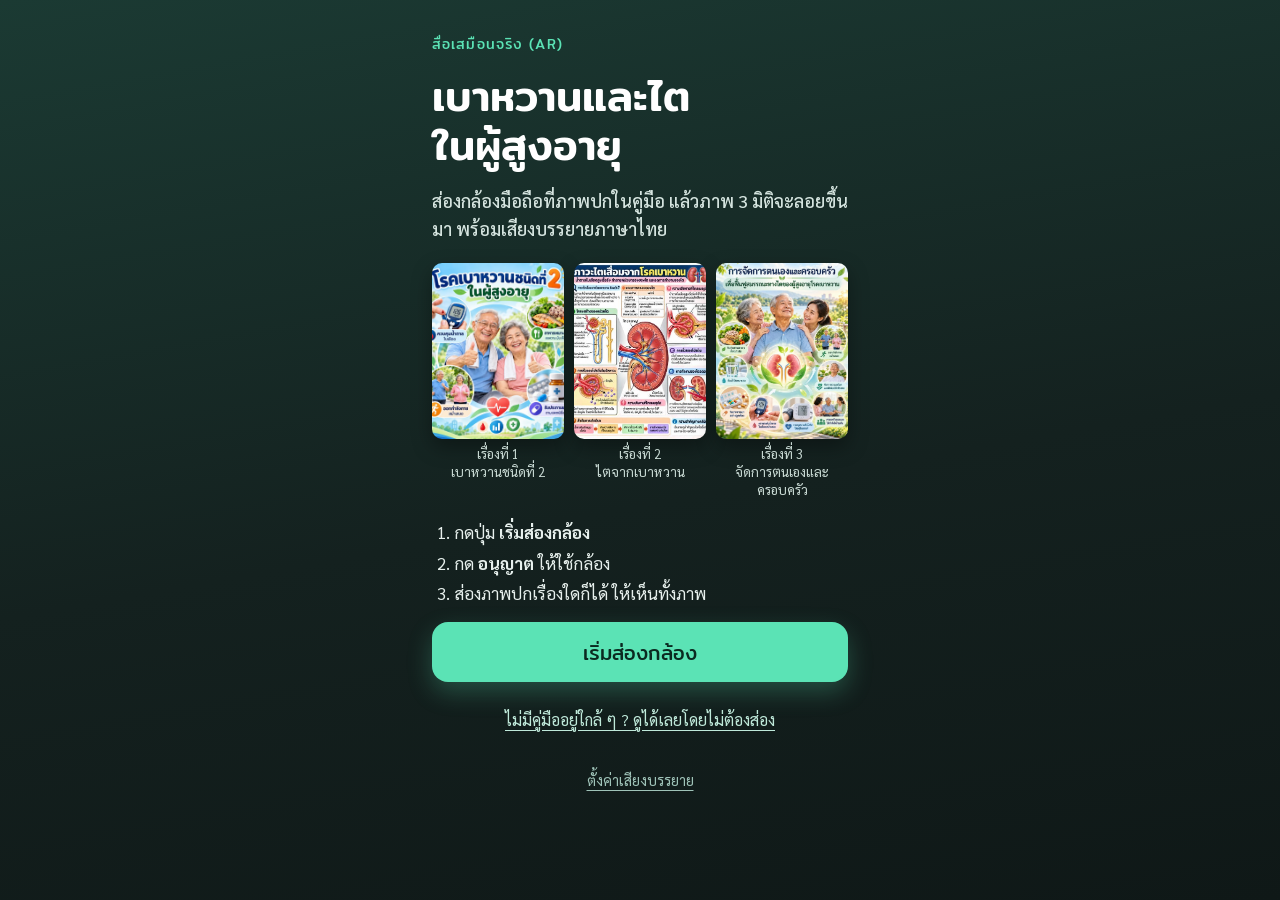
<file: index.html>
<!doctype html>
<html lang="th">
<head>
<meta charset="utf-8">
<meta name="viewport" content="width=device-width,initial-scale=1,viewport-fit=cover,user-scalable=no">
<meta name="theme-color" content="#14211F">
<title>AR เบาหวานและไต</title>
<meta name="description" content="สื่อเสมือนจริง: ส่องภาพในคู่มือด้วยกล้องมือถือ เพื่อดูภาพ 3 มิติ วิดีโอ และฟังเสียงบรรยายเรื่องเบาหวานและไตในผู้สูงอายุ">
<link rel="preconnect" href="https://fonts.googleapis.com">
<link rel="preconnect" href="https://fonts.gstatic.com" crossorigin>
<link rel="stylesheet" href="https://fonts.googleapis.com/css2?family=Mitr:wght@400;500&family=Sarabun:wght@400;500;700&display=swap">
<link rel="stylesheet" href="style.css">
<script type="importmap">
{"imports":{"three":"./lib/three/three.module.js","three/addons/":"./lib/three/addons/"}}
</script>
</head>
<body>
<div class="screen" id="screen">
  <div id="ar"></div>

  <!-- start -->
  <section class="start" id="start">
    <div class="start-in">
      <p class="eyebrow">สื่อเสมือนจริง (AR)</p>
      <h1>เบาหวานและไต<br>ในผู้สูงอายุ</h1>
      <p class="lead">ส่องกล้องมือถือที่ภาพปกในคู่มือ แล้วภาพ 3 มิติจะลอยขึ้นมา พร้อมเสียงบรรยายภาษาไทย</p>
      <div class="covers" id="covers"></div>
      <ol class="how">
        <li>กดปุ่ม <b>เริ่มส่องกล้อง</b></li>
        <li>กด <b>อนุญาต</b> ให้ใช้กล้อง</li>
        <li>ส่องภาพปกเรื่องใดก็ได้ ให้เห็นทั้งภาพ</li>
      </ol>
      <button class="big" id="go" type="button">เริ่มส่องกล้อง</button>
      <button class="link" id="noCam" type="button">ไม่มีคู่มืออยู่ใกล้ ๆ ? ดูได้เลยโดยไม่ต้องส่อง</button>
      <p class="err" id="startErr" hidden></p>
      <button class="link small" id="openSet1" type="button">ตั้งค่าเสียงบรรยาย</button>
    </div>
  </section>

  <!-- choose a topic without a book -->
  <section class="picker" id="picker" hidden>
    <div class="picker-in">
      <h2>เลือกเรื่องที่ต้องการดู</h2>
      <div id="pickList" class="pick-list"></div>
      <button class="link" id="pickClose" type="button">ปิด</button>
    </div>
  </section>

  <!-- scanning HUD -->
  <div class="idle" id="idle" hidden>
    <div class="reticle"><i></i><i></i><i></i><i></i></div>
    <div class="msg" id="idleMsg">ส่องภาพปกในคู่มือ<br>ให้เห็นทั้งภาพ</div>
    <div class="thumbs" id="thumbs"></div>
    <button class="ghost" id="idlePick" type="button">ไม่มีคู่มือ? เลือกเรื่องเพื่อดูได้เลย</button>
  </div>

  <div class="flash"></div>
  <div class="topbar" id="topbar" hidden>
    <button class="hudbtn" id="back" type="button"><svg viewBox="0 0 24 24" fill="none" stroke="currentColor" stroke-width="2.4" stroke-linecap="round"><path d="M15 5l-7 7 7 7"/></svg>เปลี่ยนเรื่อง</button>
    <div class="hudgrp">
      <button class="hudbtn icon" id="openSet2" type="button" aria-label="ตั้งค่าเสียง"><svg viewBox="0 0 24 24" fill="none" stroke="currentColor" stroke-width="2" stroke-linecap="round" stroke-linejoin="round"><circle cx="12" cy="12" r="3"/><path d="M19.4 15a1.7 1.7 0 0 0 .3 1.8l.1.1a2 2 0 1 1-2.8 2.8l-.1-.1a1.7 1.7 0 0 0-1.8-.3 1.7 1.7 0 0 0-1 1.5V21a2 2 0 1 1-4 0v-.1a1.7 1.7 0 0 0-1.1-1.5 1.7 1.7 0 0 0-1.8.3l-.1.1a2 2 0 1 1-2.8-2.8l.1-.1a1.7 1.7 0 0 0 .3-1.8 1.7 1.7 0 0 0-1.5-1H3a2 2 0 1 1 0-4h.1a1.7 1.7 0 0 0 1.5-1.1 1.7 1.7 0 0 0-.3-1.8l-.1-.1a2 2 0 1 1 2.8-2.8l.1.1a1.7 1.7 0 0 0 1.8.3H9a1.7 1.7 0 0 0 1-1.5V3a2 2 0 1 1 4 0v.1a1.7 1.7 0 0 0 1 1.5 1.7 1.7 0 0 0 1.8-.3l.1-.1a2 2 0 1 1 2.8 2.8l-.1.1a1.7 1.7 0 0 0-.3 1.8V9a1.7 1.7 0 0 0 1.5 1H21a2 2 0 1 1 0 4h-.1a1.7 1.7 0 0 0-1.5 1z"/></svg></button>
      <button class="hudbtn" id="mute" type="button" aria-pressed="false"><svg id="muteIco" viewBox="0 0 24 24" fill="none" stroke="currentColor" stroke-width="2.2" stroke-linecap="round" stroke-linejoin="round"></svg><span id="muteTxt">เสียงเปิด</span></button>
    </div>
  </div>
  <div class="found-tag" id="foundTag"></div>
  <div class="float-chip" id="floatChip" hidden>ภาพยังอยู่ ดูต่อได้โดยไม่ต้องส่อง</div>
  <div class="hint" id="hint"><svg viewBox="0 0 24 24" fill="none" stroke="currentColor" stroke-width="2" stroke-linecap="round" stroke-linejoin="round"><path d="M9 11V5.5a1.5 1.5 0 0 1 3 0V11"/><path d="M12 10.5V4a1.5 1.5 0 0 1 3 0v6.5"/><path d="M15 10.5V6a1.5 1.5 0 0 1 3 0v8a6 6 0 0 1-6 6h-1a6 6 0 0 1-5-2.7L3.6 13.6a1.6 1.6 0 0 1 2.6-1.8L9 15V8a1.5 1.5 0 0 1 3 0"/></svg>ใช้นิ้วลากที่ภาพเพื่อหมุน</div>

  <!-- 3D exercise demo controls -->
  <div class="vui" id="vui" hidden>
    <div class="vtop"><span class="vchip">วิดีโอ</span><span class="vtitle" id="vTitle"></span><button class="hudbtn" id="vClose" type="button"><svg viewBox="0 0 24 24" fill="none" stroke="currentColor" stroke-width="2.4" stroke-linecap="round"><path d="M6 6l12 12M18 6L6 18"/></svg>ปิด</button></div>
    <div class="vcount" id="vCount" hidden><div><b id="vCountN">1</b><span>จาก <em id="vCountOf">8</em> ครั้ง</span></div></div>
    <div class="vbot"><div class="vprog" id="vProg"></div>
      <div class="vctl">
        <button class="vbtn" id="vPrev" type="button" aria-label="ท่าก่อนหน้า"><svg viewBox="0 0 24 24" fill="currentColor"><path d="M6 5h2v14H6zM20 6.2v11.6a1 1 0 0 1-1.5.86L9.6 13.1a1.3 1.3 0 0 1 0-2.2l8.9-5.56A1 1 0 0 1 20 6.2z"/></svg></button>
        <button class="vbtn main" id="vPlay" type="button" aria-label="หยุดชั่วคราว"><svg id="vPlayIco" viewBox="0 0 24 24" fill="currentColor"></svg></button>
        <button class="vbtn" id="vNext" type="button" aria-label="ท่าถัดไป"><svg viewBox="0 0 24 24" fill="currentColor"><path d="M16 5h2v14h-2zM4 6.2v11.6a1 1 0 0 0 1.5.86l8.9-5.56a1.3 1.3 0 0 0 0-2.2L5.5 5.34A1 1 0 0 0 4 6.2z"/></svg></button>
      </div></div>
  </div>

  <!-- real exercise video (used when media/exercise.mp4 exists) -->
  <div class="realvid" id="realVid" hidden>
    <div class="vtop"><span class="vchip">วิดีโอ</span><span class="vtitle">ท่าออกกำลังกายสำหรับผู้สูงอายุ</span><button class="hudbtn" id="rvClose" type="button"><svg viewBox="0 0 24 24" fill="none" stroke="currentColor" stroke-width="2.4" stroke-linecap="round"><path d="M6 6l12 12M18 6L6 18"/></svg>ปิด</button></div>
    <video id="rv" playsinline controls preload="none"></video>
  </div>

  <div class="caption" id="caption"><span id="capTxt"></span></div>
  <div class="toast" id="toast" role="status"></div>

  <div class="sheet" id="sheet">
    <button class="grab" id="grab" type="button" aria-label="ขยายหรือย่อเนื้อหา"><i></i><span id="grabTxt">แตะเพื่ออ่านเนื้อหา</span></button>
    <div class="sh-head">
      <div class="sh-title" id="shTitle"></div>
      <div class="player">
        <button class="pbtn" id="replay" type="button" aria-label="ฟังหัวข้อนี้อีกครั้ง"><svg viewBox="0 0 24 24" fill="none" stroke="currentColor" stroke-width="2.2" stroke-linecap="round" stroke-linejoin="round"><path d="M3 12a9 9 0 1 0 3-6.7"/><path d="M3 4v5h5"/></svg></button>
        <button class="pbtn main" id="pp" type="button" aria-label="เล่นเสียงบรรยาย"><svg id="ppIco" viewBox="0 0 24 24" fill="currentColor"></svg></button>
      </div>
    </div>
    <div class="prog"><i id="prog"></i></div>
    <div class="tabs" id="tabs" role="tablist"></div>
    <div class="sh-body" id="shBody"></div>
  </div>

  <!-- settings -->
  <section class="settings" id="settings" hidden>
    <div class="set-in">
      <h2>ตั้งค่าเสียงบรรยาย</h2>
      <label class="opt"><input type="radio" name="voice" id="v-auto" value="auto" checked><span>อัตโนมัติ (แนะนำ)<small>ใช้เสียงผู้หญิงภาษาไทยของเครื่องเมื่อมี ถ้าไม่มีจะใช้เสียงที่บันทึกไว้</small></span></label>
      <label class="opt"><input type="radio" name="voice" id="v-dev" value="dev"><span>เสียงผู้หญิงภาษาไทยของเครื่อง<small>นุ่มและเป็นธรรมชาติ ใช้ได้ใน iPhone, Android และ Microsoft Edge</small></span></label>
      <label class="opt"><input type="radio" name="voice" id="v-rec" value="rec"><span>เสียงที่บันทึกไว้<small>ใช้ได้ทุกเครื่อง</small></span></label>
      <label class="opt"><input type="checkbox" id="autoNext" checked><span>เล่นต่อเนื่องทุกหัวข้อ<small>อ่านจบหัวข้อหนึ่งแล้วไปหัวข้อถัดไปเอง</small></span></label>
      <p class="small" id="voiceNow"></p>
      <button class="big" id="setClose" type="button">ตกลง</button>
    </div>
  </section>
</div>

<noscript><p style="padding:24px;font:18px sans-serif">กรุณาเปิดใช้ JavaScript ในเบราว์เซอร์ เพื่อใช้งานสื่อนี้</p></noscript>
<script type="module" src="app.js"></script>
</body>
</html>
</file>
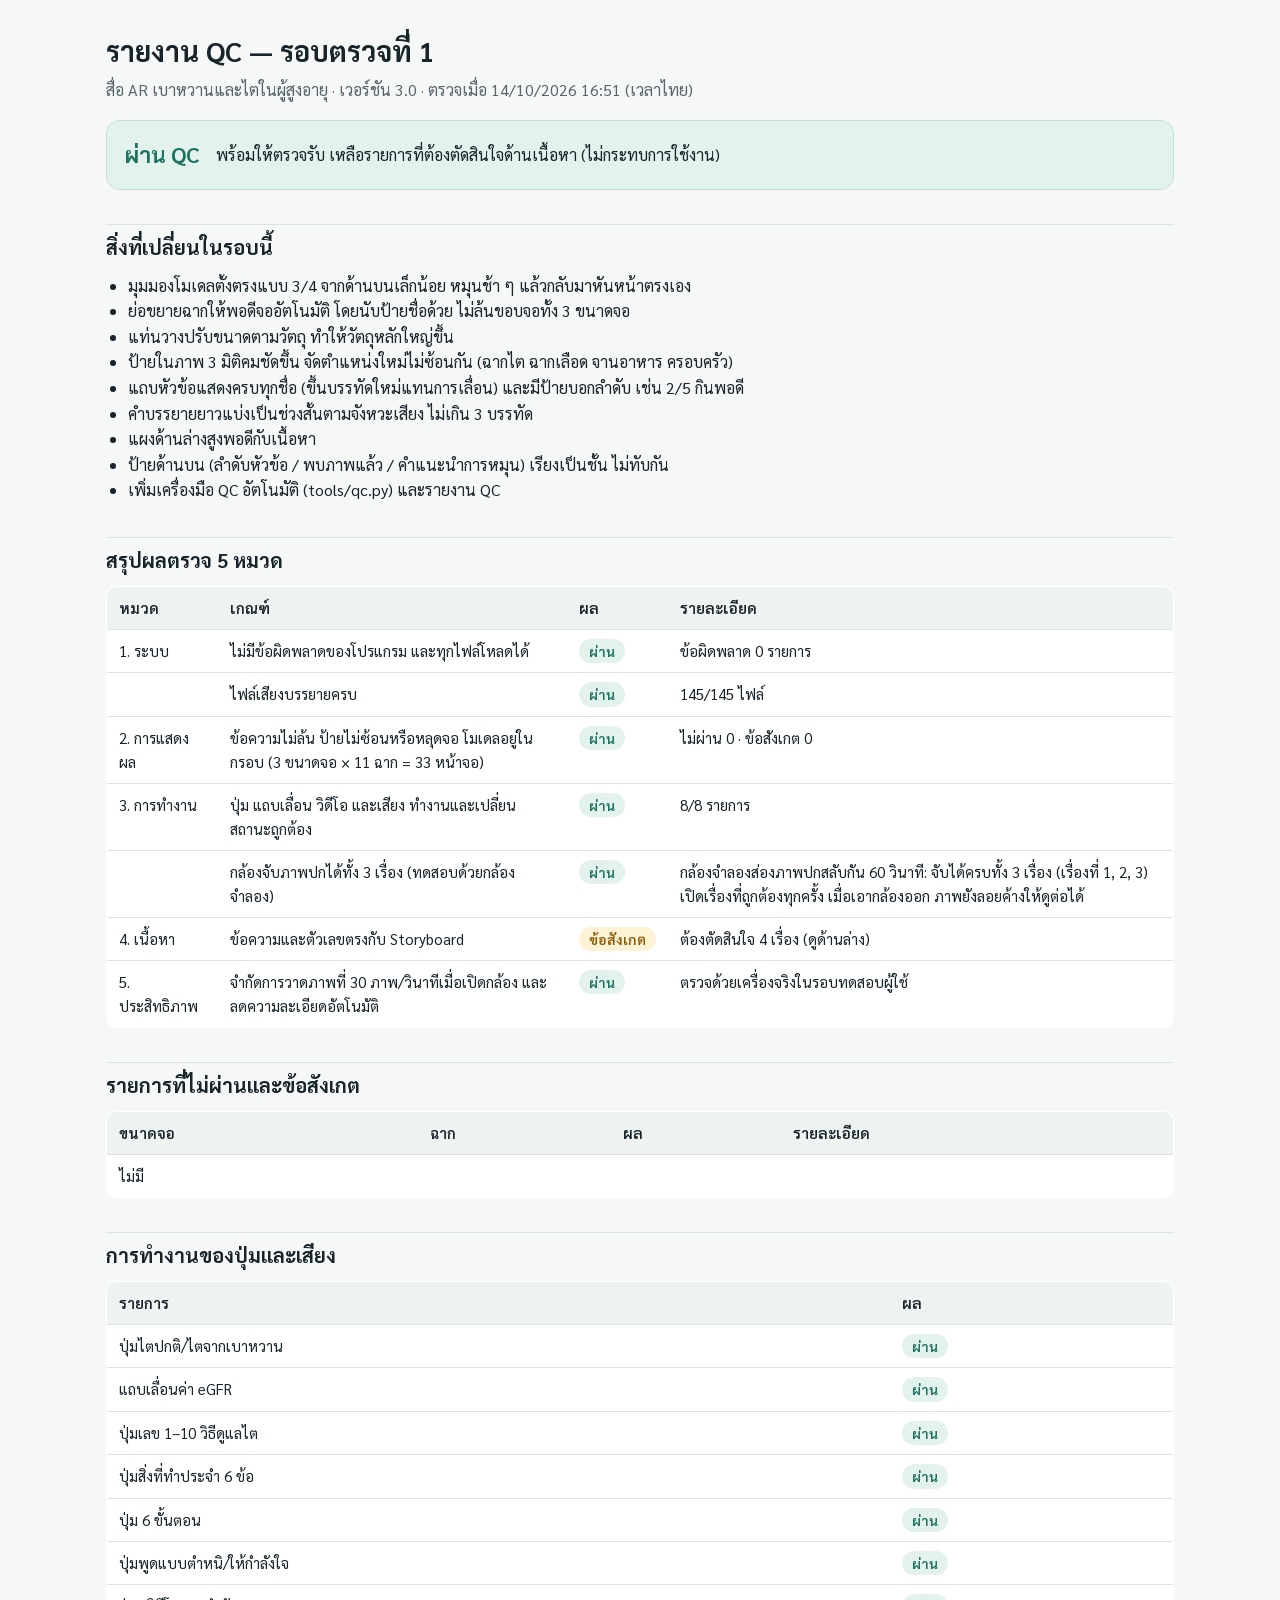
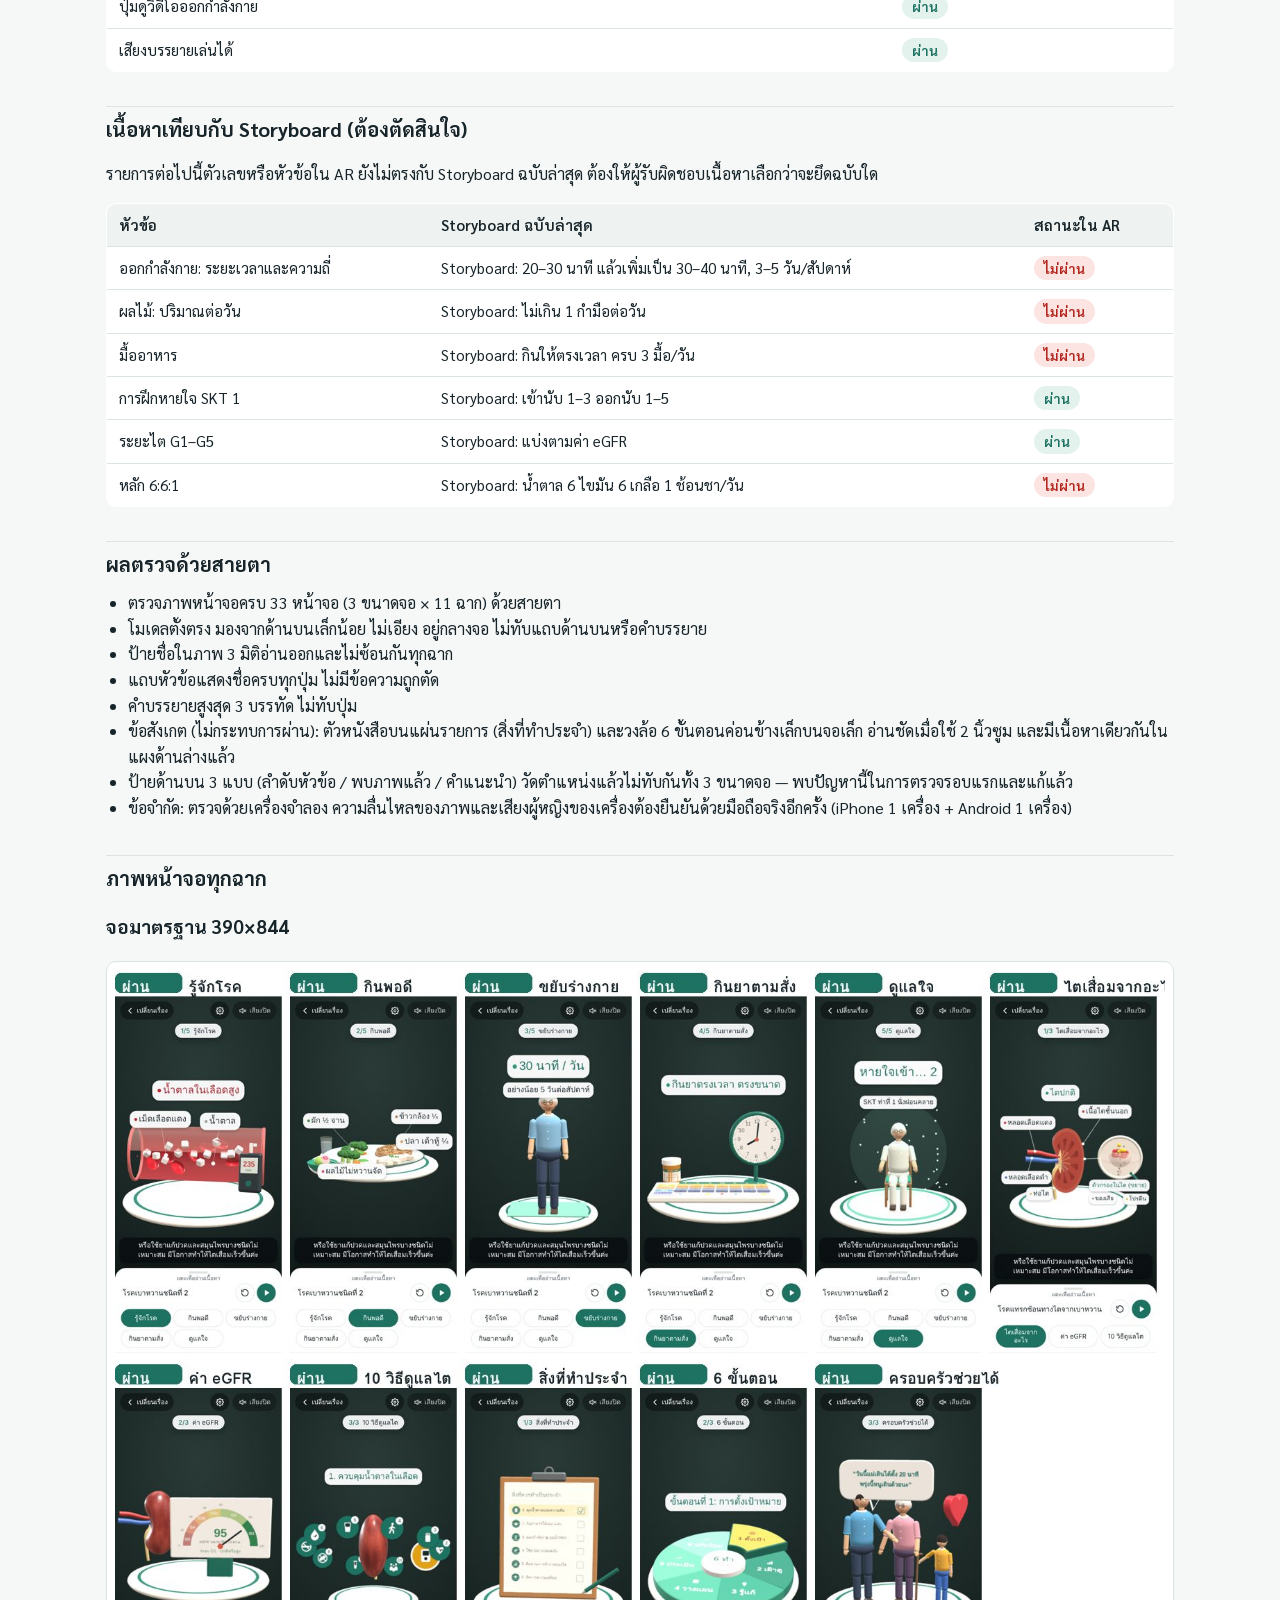
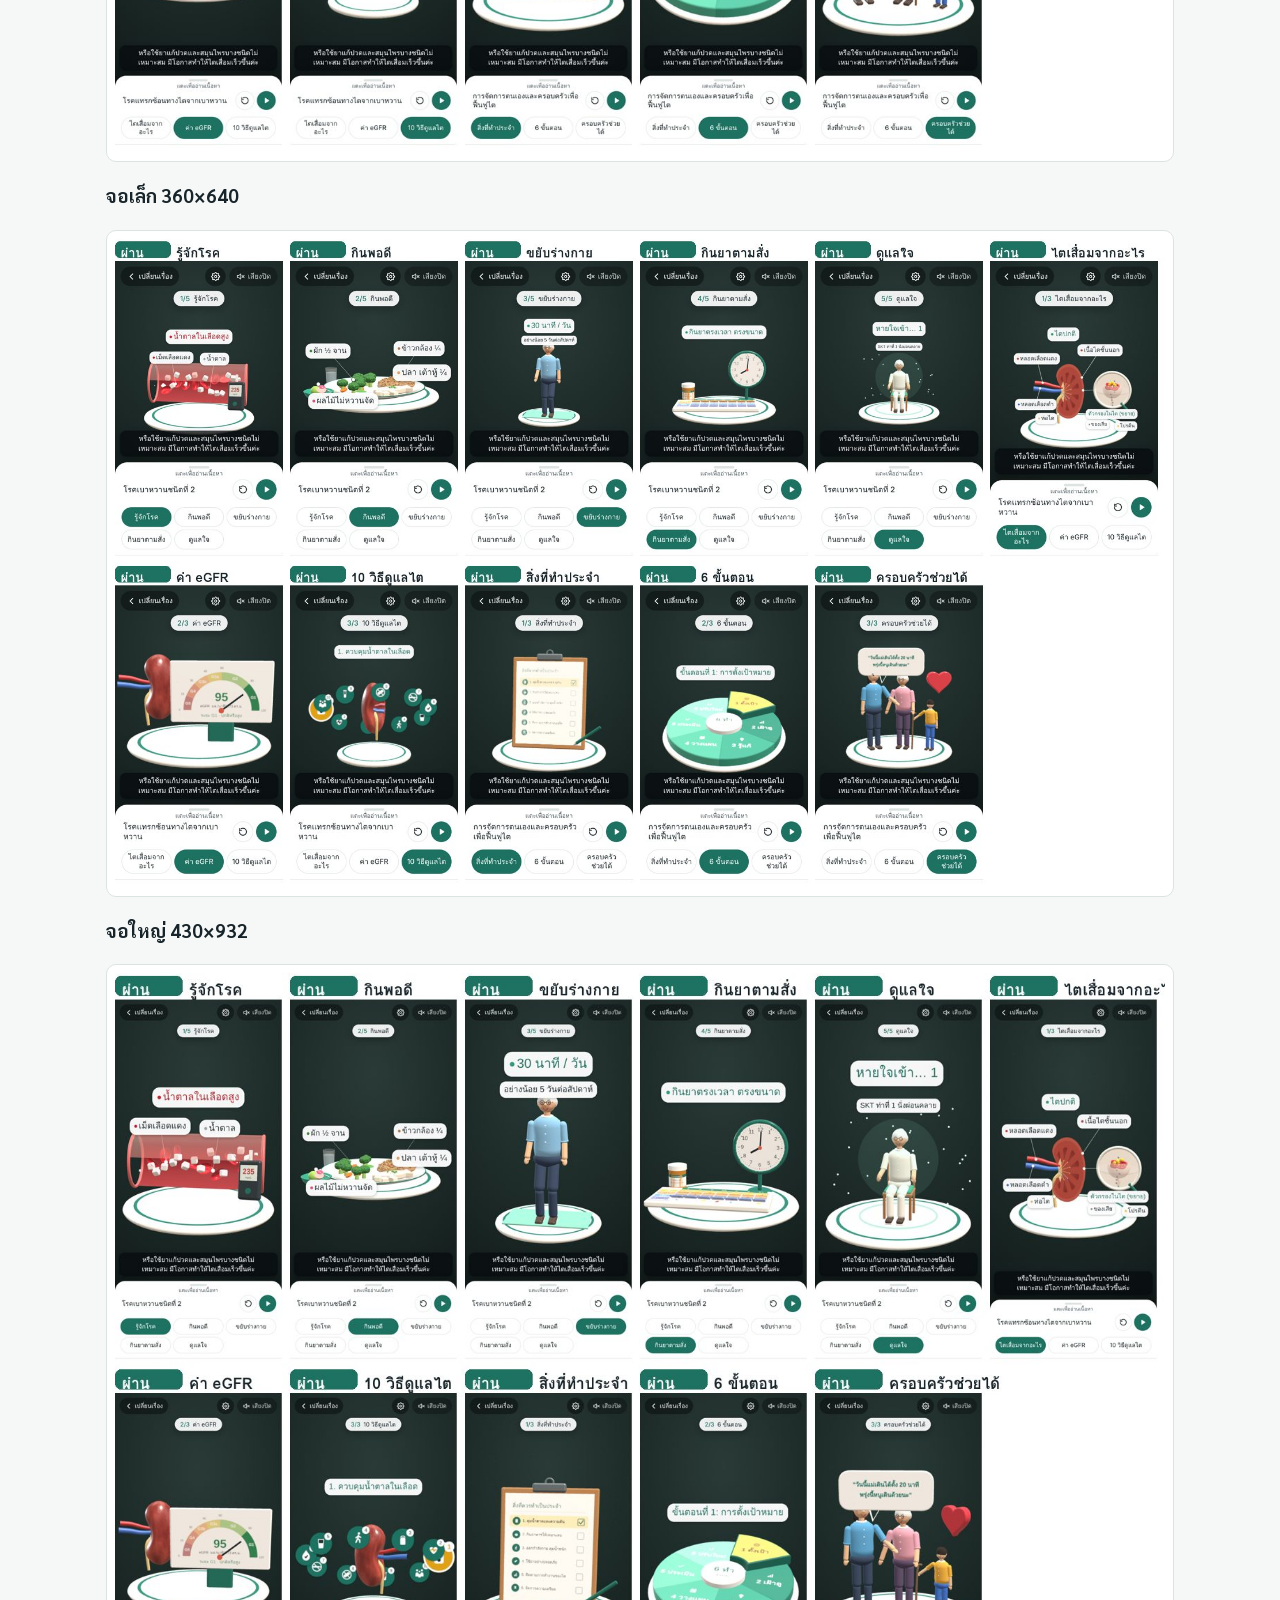
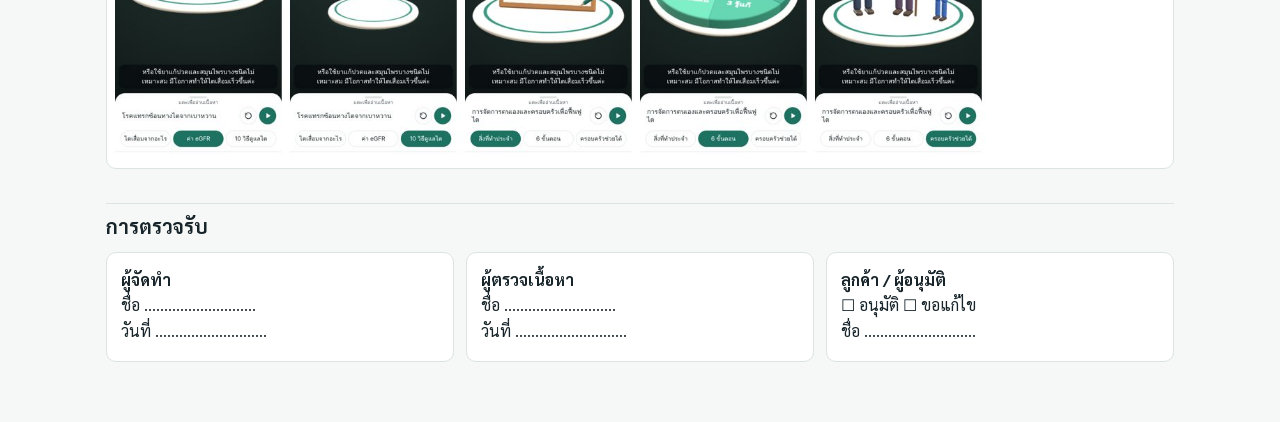
<file: preview/qc/round-1/index.html>
<!doctype html><html lang="th"><head><meta charset="utf-8"><meta name="viewport" content="width=device-width,initial-scale=1">
<title>QC รอบตรวจที่ 1 · AR เบาหวานและไต</title>
<link rel="stylesheet" href="https://fonts.googleapis.com/css2?family=Sarabun:wght@400;600;700&display=swap">
<style>
:root{--ink:#17242A;--muted:#55656A;--line:#DCE4E1;--ok:#1D7262;--okbg:#E3F2EC;--warn:#8A5A00;--warnbg:#FDF1D6;--fail:#B3261E;--failbg:#FBE4E2;--bg:#F6F8F7}
*{box-sizing:border-box}body{margin:0;background:var(--bg);color:var(--ink);font:16px/1.6 Sarabun,"Leelawadee UI",Thonburi,sans-serif}
main{max-width:1100px;margin:0 auto;padding:28px 16px 60px}
h1{font-size:28px;margin:0 0 4px}h2{font-size:20px;margin:34px 0 10px;padding-top:6px;border-top:1px solid var(--line)}
.meta{color:var(--muted);margin:0 0 18px}
.gate{display:flex;gap:16px;align-items:center;padding:16px 18px;border-radius:14px;background:var(--okbg);border:1px solid #BFE0D3}
.gate b{font-size:22px;color:var(--ok)}
table{width:100%;border-collapse:collapse;background:#fff;border:1px solid var(--line);border-radius:10px;overflow:hidden;font-size:15px}
th,td{text-align:left;padding:9px 12px;border-bottom:1px solid var(--line);vertical-align:top}th{background:#EEF3F1;font-weight:600}
.b{display:inline-block;padding:1px 10px;border-radius:999px;font-weight:600;font-size:14px;white-space:nowrap}
.ok{background:var(--okbg);color:var(--ok)}.warn{background:var(--warnbg);color:var(--warn)}.fail{background:var(--failbg);color:var(--fail)}
.sheet{overflow-x:auto;background:#fff;border:1px solid var(--line);border-radius:10px;padding:8px}.sheet img{display:block;width:100%;min-width:760px;height:auto}
ul{margin:6px 0;padding-left:22px}.sign{display:grid;grid-template-columns:repeat(auto-fit,minmax(240px,1fr));gap:12px}
.sign div{background:#fff;border:1px solid var(--line);border-radius:10px;padding:14px;min-height:110px}
.tbl{overflow-x:auto}
@media print{body{background:#fff}h2{break-before:auto}.sheet{break-inside:avoid}}
</style></head><body><main>
<h1>รายงาน QC — รอบตรวจที่ 1</h1>
<p class="meta">สื่อ AR เบาหวานและไตในผู้สูงอายุ · เวอร์ชัน 3.0 · ตรวจเมื่อ 14/10/2026 16:51 (เวลาไทย)</p>
<div class="gate"><b>ผ่าน QC</b><span>พร้อมให้ตรวจรับ เหลือรายการที่ต้องตัดสินใจด้านเนื้อหา (ไม่กระทบการใช้งาน)</span></div>
<h2>สิ่งที่เปลี่ยนในรอบนี้</h2><ul><li>มุมมองโมเดลตั้งตรงแบบ 3/4 จากด้านบนเล็กน้อย หมุนช้า ๆ แล้วกลับมาหันหน้าตรงเอง</li><li>ย่อขยายฉากให้พอดีจออัตโนมัติ โดยนับป้ายชื่อด้วย ไม่ล้นขอบจอทั้ง 3 ขนาดจอ</li><li>แท่นวางปรับขนาดตามวัตถุ ทำให้วัตถุหลักใหญ่ขึ้น</li><li>ป้ายในภาพ 3 มิติคมชัดขึ้น จัดตำแหน่งใหม่ไม่ซ้อนกัน (ฉากไต ฉากเลือด จานอาหาร ครอบครัว)</li><li>แถบหัวข้อแสดงครบทุกชื่อ (ขึ้นบรรทัดใหม่แทนการเลื่อน) และมีป้ายบอกลำดับ เช่น 2/5 กินพอดี</li><li>คำบรรยายยาวแบ่งเป็นช่วงสั้นตามจังหวะเสียง ไม่เกิน 3 บรรทัด</li><li>แผงด้านล่างสูงพอดีกับเนื้อหา</li><li>ป้ายด้านบน (ลำดับหัวข้อ / พบภาพแล้ว / คำแนะนำการหมุน) เรียงเป็นชั้น ไม่ทับกัน</li><li>เพิ่มเครื่องมือ QC อัตโนมัติ (tools/qc.py) และรายงาน QC</li></ul>
<h2>สรุปผลตรวจ 5 หมวด</h2><div class="tbl"><table><tr><th>หมวด</th><th>เกณฑ์</th><th>ผล</th><th>รายละเอียด</th></tr>
<tr><td>1. ระบบ</td><td>ไม่มีข้อผิดพลาดของโปรแกรม และทุกไฟล์โหลดได้</td><td><span class="b ok">ผ่าน</span></td><td>ข้อผิดพลาด 0 รายการ</td></tr><tr><td></td><td>ไฟล์เสียงบรรยายครบ</td><td><span class="b ok">ผ่าน</span></td><td>145/145 ไฟล์</td></tr><tr><td>2. การแสดงผล</td><td>ข้อความไม่ล้น ป้ายไม่ซ้อนหรือหลุดจอ โมเดลอยู่ในกรอบ (3 ขนาดจอ × 11 ฉาก = 33 หน้าจอ)</td><td><span class="b ok">ผ่าน</span></td><td>ไม่ผ่าน 0 · ข้อสังเกต 0</td></tr><tr><td>3. การทำงาน</td><td>ปุ่ม แถบเลื่อน วิดีโอ และเสียง ทำงานและเปลี่ยนสถานะถูกต้อง</td><td><span class="b ok">ผ่าน</span></td><td>8/8 รายการ</td></tr><tr><td></td><td>กล้องจับภาพปกได้ทั้ง 3 เรื่อง (ทดสอบด้วยกล้องจำลอง)</td><td><span class="b ok">ผ่าน</span></td><td>กล้องจำลองส่องภาพปกสลับกัน 60 วินาที: จับได้ครบทั้ง 3 เรื่อง (เรื่องที่ 1, 2, 3) เปิดเรื่องที่ถูกต้องทุกครั้ง เมื่อเอากล้องออก ภาพยังลอยค้างให้ดูต่อได้</td></tr><tr><td>4. เนื้อหา</td><td>ข้อความและตัวเลขตรงกับ Storyboard</td><td><span class="b warn">ข้อสังเกต</span></td><td>ต้องตัดสินใจ 4 เรื่อง (ดูด้านล่าง)</td></tr><tr><td>5. ประสิทธิภาพ</td><td>จำกัดการวาดภาพที่ 30 ภาพ/วินาทีเมื่อเปิดกล้อง และลดความละเอียดอัตโนมัติ</td><td><span class="b ok">ผ่าน</span></td><td>ตรวจด้วยเครื่องจริงในรอบทดสอบผู้ใช้</td></tr></table></div>
<h2>รายการที่ไม่ผ่านและข้อสังเกต</h2><div class="tbl"><table><tr><th>ขนาดจอ</th><th>ฉาก</th><th>ผล</th><th>รายละเอียด</th></tr><tr><td colspan="4">ไม่มี</td></tr></table></div>
<h2>การทำงานของปุ่มและเสียง</h2><div class="tbl"><table><tr><th>รายการ</th><th>ผล</th></tr><tr><td>ปุ่มไตปกติ/ไตจากเบาหวาน</td><td><span class="b ok">ผ่าน</span></td></tr><tr><td>แถบเลื่อนค่า eGFR</td><td><span class="b ok">ผ่าน</span></td></tr><tr><td>ปุ่มเลข 1–10 วิธีดูแลไต</td><td><span class="b ok">ผ่าน</span></td></tr><tr><td>ปุ่มสิ่งที่ทำประจำ 6 ข้อ</td><td><span class="b ok">ผ่าน</span></td></tr><tr><td>ปุ่ม 6 ขั้นตอน</td><td><span class="b ok">ผ่าน</span></td></tr><tr><td>ปุ่มพูดแบบตำหนิ/ให้กำลังใจ</td><td><span class="b ok">ผ่าน</span></td></tr><tr><td>ปุ่มดูวิดีโอออกกำลังกาย</td><td><span class="b ok">ผ่าน</span></td></tr><tr><td>เสียงบรรยายเล่นได้</td><td><span class="b ok">ผ่าน</span></td></tr></table></div>
<h2>เนื้อหาเทียบกับ Storyboard (ต้องตัดสินใจ)</h2>
<p>รายการต่อไปนี้ตัวเลขหรือหัวข้อใน AR ยังไม่ตรงกับ Storyboard ฉบับล่าสุด ต้องให้ผู้รับผิดชอบเนื้อหาเลือกว่าจะยึดฉบับใด</p>
<div class="tbl"><table><tr><th>หัวข้อ</th><th>Storyboard ฉบับล่าสุด</th><th>สถานะใน AR</th></tr><tr><td>ออกกำลังกาย: ระยะเวลาและความถี่</td><td>Storyboard: 20–30 นาที แล้วเพิ่มเป็น 30–40 นาที, 3–5 วัน/สัปดาห์</td><td><span class="b fail">ไม่ผ่าน</span></td></tr><tr><td>ผลไม้: ปริมาณต่อวัน</td><td>Storyboard: ไม่เกิน 1 กำมือต่อวัน</td><td><span class="b fail">ไม่ผ่าน</span></td></tr><tr><td>มื้ออาหาร</td><td>Storyboard: กินให้ตรงเวลา ครบ 3 มื้อ/วัน</td><td><span class="b fail">ไม่ผ่าน</span></td></tr><tr><td>การฝึกหายใจ SKT 1</td><td>Storyboard: เข้านับ 1–3 ออกนับ 1–5</td><td><span class="b ok">ผ่าน</span></td></tr><tr><td>ระยะไต G1–G5</td><td>Storyboard: แบ่งตามค่า eGFR</td><td><span class="b ok">ผ่าน</span></td></tr><tr><td>หลัก 6:6:1</td><td>Storyboard: น้ำตาล 6 ไขมัน 6 เกลือ 1 ช้อนชา/วัน</td><td><span class="b fail">ไม่ผ่าน</span></td></tr></table></div>
<h2>ผลตรวจด้วยสายตา</h2><ul><li>ตรวจภาพหน้าจอครบ 33 หน้าจอ (3 ขนาดจอ × 11 ฉาก) ด้วยสายตา</li><li>โมเดลตั้งตรง มองจากด้านบนเล็กน้อย ไม่เอียง อยู่กลางจอ ไม่ทับแถบด้านบนหรือคำบรรยาย</li><li>ป้ายชื่อในภาพ 3 มิติอ่านออกและไม่ซ้อนกันทุกฉาก</li><li>แถบหัวข้อแสดงชื่อครบทุกปุ่ม ไม่มีข้อความถูกตัด</li><li>คำบรรยายสูงสุด 3 บรรทัด ไม่ทับปุ่ม</li><li>ข้อสังเกต (ไม่กระทบการผ่าน): ตัวหนังสือบนแผ่นรายการ (สิ่งที่ทำประจำ) และวงล้อ 6 ขั้นตอนค่อนข้างเล็กบนจอเล็ก อ่านชัดเมื่อใช้ 2 นิ้วซูม และมีเนื้อหาเดียวกันในแผงด้านล่างแล้ว</li><li>ป้ายด้านบน 3 แบบ (ลำดับหัวข้อ / พบภาพแล้ว / คำแนะนำ) วัดตำแหน่งแล้วไม่ทับกันทั้ง 3 ขนาดจอ — พบปัญหานี้ในการตรวจรอบแรกและแก้แล้ว</li><li>ข้อจำกัด: ตรวจด้วยเครื่องจำลอง ความลื่นไหลของภาพและเสียงผู้หญิงของเครื่องต้องยืนยันด้วยมือถือจริงอีกครั้ง (iPhone 1 เครื่อง + Android 1 เครื่อง)</li></ul>
<h2>ภาพหน้าจอทุกฉาก</h2>
<h3>จอมาตรฐาน 390×844</h3><div class="sheet"><img src="standard.jpg" alt="ภาพหน้าจอ จอมาตรฐาน 390×844" loading="lazy"></div><h3>จอเล็ก 360×640</h3><div class="sheet"><img src="small.jpg" alt="ภาพหน้าจอ จอเล็ก 360×640" loading="lazy"></div><h3>จอใหญ่ 430×932</h3><div class="sheet"><img src="large.jpg" alt="ภาพหน้าจอ จอใหญ่ 430×932" loading="lazy"></div>
<h2>การตรวจรับ</h2><div class="sign"><div><b>ผู้จัดทำ</b><br>ชื่อ ............................<br>วันที่ ............................</div><div><b>ผู้ตรวจเนื้อหา</b><br>ชื่อ ............................<br>วันที่ ............................</div><div><b>ลูกค้า / ผู้อนุมัติ</b><br>☐ อนุมัติ ☐ ขอแก้ไข<br>ชื่อ ............................</div></div>
</main></body></html>
</file>
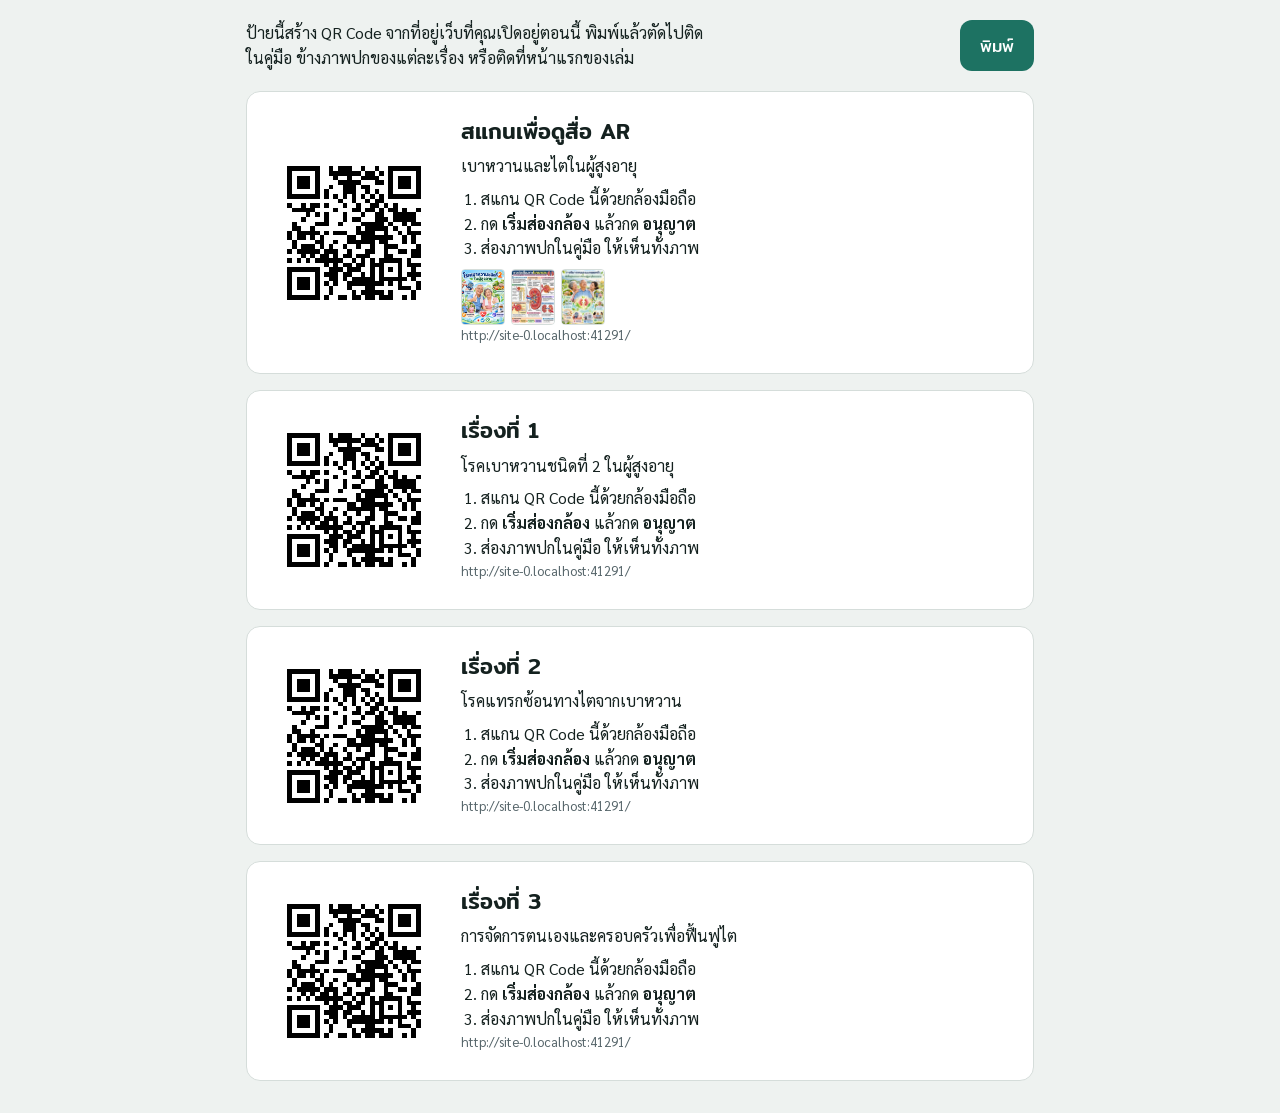
<file: qr.html>
<!doctype html>
<html lang="th">
<head>
<meta charset="utf-8">
<meta name="viewport" content="width=device-width,initial-scale=1">
<title>QR Code สำหรับพิมพ์</title>
<link rel="stylesheet" href="https://fonts.googleapis.com/css2?family=Mitr:wght@400;500&family=Sarabun:wght@400;500&display=swap">
<style>
  :root{--ink:#14211F;--accent:#1D7262;--line:#D5DDDA;--display:"Mitr","Sarabun",system-ui,sans-serif;--body:"Sarabun",system-ui,sans-serif}
  *{box-sizing:border-box}
  body{margin:0;background:#EEF2F0;color:var(--ink);font-family:var(--body);font-size:16px;line-height:1.55}
  .bar{max-width:820px;margin:0 auto;padding:20px 16px;display:flex;gap:12px;flex-wrap:wrap;align-items:center;justify-content:space-between}
  .bar p{margin:0;max-width:52ch}
  .bar button{border:0;border-radius:12px;background:var(--accent);color:#fff;font-family:var(--display);font-size:17px;padding:12px 20px;cursor:pointer}
  .sheet{max-width:820px;margin:0 auto 32px;padding:0 16px;display:grid;gap:16px}
  .card{background:#fff;border:1px solid var(--line);border-radius:14px;padding:22px;display:grid;grid-template-columns:auto minmax(0,1fr);gap:22px;align-items:center;break-inside:avoid}
  .card canvas{width:170px;height:170px;image-rendering:pixelated}
  .card h2{font-family:var(--display);font-weight:500;font-size:22px;margin:0 0 6px}
  .card p{margin:0 0 6px}
  .steps{margin:8px 0 0;padding-left:20px}
  .url{font-size:13px;color:#56656A;word-break:break-all}
  .tiny{display:flex;gap:6px;margin-top:8px}
  .tiny img{width:44px;height:56px;object-fit:cover;border-radius:4px;border:1px solid var(--line)}
  @media (max-width:520px){.card{grid-template-columns:1fr;justify-items:center;text-align:center}.tiny{justify-content:center}}
  @media print{body{background:#fff}.bar{display:none}.card{border:1.5px dashed #9AA8A3;border-radius:0}.sheet{max-width:none}}
</style>
</head>
<body>
<div class="bar">
  <p>ป้ายนี้สร้าง QR Code จากที่อยู่เว็บที่คุณเปิดอยู่ตอนนี้ พิมพ์แล้วตัดไปติดในคู่มือ ข้างภาพปกของแต่ละเรื่อง หรือติดที่หน้าแรกของเล่ม</p>
  <button type="button" onclick="window.print()">พิมพ์</button>
</div>
<div class="sheet" id="sheet"></div>
<script src="lib/qrcode.js"></script>
<script>
  const url = new URL('./', location.href).href;
  const items = [
    ['สแกนเพื่อดูสื่อ AR', 'เบาหวานและไตในผู้สูงอายุ'],
    ['เรื่องที่ 1', 'โรคเบาหวานชนิดที่ 2 ในผู้สูงอายุ'],
    ['เรื่องที่ 2', 'โรคแทรกซ้อนทางไตจากเบาหวาน'],
    ['เรื่องที่ 3', 'การจัดการตนเองและครอบครัวเพื่อฟื้นฟูไต']
  ];
  const qr = qrcode(0, 'M'); qr.addData(url); qr.make();
  const n = qr.getModuleCount(), cell = 8, q = 4, size = (n + q * 2) * cell;
  document.getElementById('sheet').innerHTML = items.map(([a, b], i) => `
    <section class="card">
      <canvas width="${size}" height="${size}" data-q></canvas>
      <div>
        <h2>${a}</h2><p>${b}</p>
        <ol class="steps"><li>สแกน QR Code นี้ด้วยกล้องมือถือ</li><li>กด <b>เริ่มส่องกล้อง</b> แล้วกด <b>อนุญาต</b></li><li>ส่องภาพปกในคู่มือ ให้เห็นทั้งภาพ</li></ol>
        ${i === 0 ? `<div class="tiny"><img src="markers/m1.png" alt=""><img src="markers/m2.png" alt=""><img src="markers/m3.png" alt=""></div>` : ''}
        <p class="url">${url}</p>
      </div>
    </section>`).join('');
  document.querySelectorAll('canvas[data-q]').forEach(c => {
    const g = c.getContext('2d'); g.fillStyle = '#fff'; g.fillRect(0, 0, size, size); g.fillStyle = '#000';
    for (let r = 0; r < n; r++) for (let k = 0; k < n; k++) if (qr.isDark(r, k)) g.fillRect((k + q) * cell, (r + q) * cell, cell, cell);
  });
</script>
</body>
</html>
</file>
<file: style.css>
/* Full-screen AR: camera feed behind, 3D canvas above it, HUD + reading sheet on top.
   The interface keeps one look (dark HUD on camera, bright sheet for older eyes) so it reads the same on every phone. */
:root{
  --display:"Mitr","Sarabun","Leelawadee UI","Thonburi",system-ui,sans-serif;
  --body:"Sarabun","Leelawadee UI","Thonburi",system-ui,sans-serif;
  --ink:#14211F; --accent:#1D7262; --accent-2:#2E9B7E;
  --hud:rgba(12,18,18,.62); --hud-fg:#FFFFFF; --scan:#5BE3B5; --scan-ink:#0B2A21;
  --sheet:#FFFFFF; --sheet-fg:#1A2427; --sheet-muted:#4C595E; --sheet-line:#DCE4E1;
  --s-accent:#1D7262; --s-accent-soft:#E0F0EA; --read:#FFF2C6; --read-bar:#E2A714;
  --warn:#A9501A; --warn-soft:#FBEADD; --paper:#F6F3EC;
  --top:env(safe-area-inset-top,0px); --bot:env(safe-area-inset-bottom,0px);
  color-scheme:light;
}
*{box-sizing:border-box;-webkit-tap-highlight-color:transparent}
[hidden]{display:none!important}
html,body{height:100%;margin:0;overflow:hidden;overscroll-behavior:none}
body{background:var(--ink);color:#fff;font-family:var(--body);font-size:16px;line-height:1.55}
button{font:inherit;cursor:pointer}
button:focus-visible,input:focus-visible{outline:3px solid var(--scan);outline-offset:2px}
.screen{--sh:182px;position:fixed;inset:0;overflow:hidden;background:radial-gradient(120% 80% at 50% 20%,#2A3B37,#0E1716)}
.screen.open{--sh:62%}
#ar{position:absolute;inset:0;touch-action:none;user-select:none;-webkit-user-select:none}
#ar video{object-fit:cover}
#ar canvas{cursor:grab}

/* start */
.start,.picker,.settings{position:absolute;inset:0;z-index:30;overflow-y:auto;background:linear-gradient(170deg,#1B3A33 0%,#14211F 55%,#0F1817 100%)}
.start-in,.picker-in{max-width:460px;margin:0 auto;padding:calc(var(--top) + 34px) 22px calc(var(--bot) + 30px);display:flex;flex-direction:column;gap:16px}
.eyebrow{font-family:var(--display);font-size:14px;letter-spacing:.08em;color:var(--scan);margin:0}
.start h1{font-family:var(--display);font-weight:500;font-size:clamp(32px,9vw,42px);line-height:1.18;margin:0;text-wrap:balance}
.start .lead{font-size:18px;color:#D5E4DF;margin:0}
.covers{display:grid;grid-template-columns:repeat(3,minmax(0,1fr));gap:10px;margin-top:4px}
.covers figure{margin:0;display:flex;flex-direction:column;gap:6px}
.covers img{width:100%;aspect-ratio:3/4;object-fit:cover;border-radius:10px;box-shadow:0 8px 20px rgba(0,0,0,.35);background:#223}
.covers figcaption{font-size:13.5px;line-height:1.35;color:#C9DAD4;text-align:center}
.how{margin:4px 0 0;padding-left:22px;font-size:17px;color:#E7F0ED;display:grid;gap:4px}
.big{border:0;border-radius:16px;min-height:60px;font-family:var(--display);font-size:20px;background:var(--scan);color:var(--scan-ink);box-shadow:0 10px 24px rgba(91,227,181,.25)}
.link{border:0;background:none;color:#BFE9DA;text-decoration:underline;text-underline-offset:4px;font-size:16px;padding:8px;min-height:44px}
.link.small{font-size:14.5px;color:#9FC3B8}
.err{background:#3A1E16;border:1px solid #8B4A33;color:#FFD9CB;border-radius:12px;padding:12px 14px;margin:0;font-size:16px}
.picker h2,.settings h2{font-family:var(--display);font-weight:500;font-size:24px;margin:0}
.pick-list{display:grid;gap:10px}
.pick-list button{display:grid;grid-template-columns:72px minmax(0,1fr);gap:14px;align-items:center;text-align:left;border:1px solid rgba(255,255,255,.14);background:rgba(255,255,255,.06);color:#fff;border-radius:16px;padding:10px}
.pick-list img{width:72px;height:90px;object-fit:cover;border-radius:8px}
.pick-list b{font-family:var(--display);font-weight:500;font-size:18px;line-height:1.3;display:block}
.pick-list small{color:#BCD2CB;font-size:14px}
.settings{background:rgba(8,14,13,.72);display:flex;align-items:flex-end;justify-content:center}
.set-in{background:var(--sheet);color:var(--sheet-fg);width:100%;max-width:520px;border-radius:24px 24px 0 0;padding:22px 20px calc(var(--bot) + 20px);display:grid;gap:14px}
.opt{display:flex;gap:12px;align-items:flex-start;font-size:17px}
.opt input{margin-top:5px;accent-color:var(--accent);width:22px;height:22px;flex:none}
.opt small{display:block;color:var(--sheet-muted);font-size:14.5px}

/* scanning HUD */
.idle{position:absolute;inset:0;z-index:8;display:flex;flex-direction:column;align-items:center;justify-content:flex-end;gap:12px;padding:0 18px calc(var(--bot) + 26px);pointer-events:none;text-align:center}
.idle > *{pointer-events:auto}
.reticle{position:absolute;left:50%;top:44%;width:min(66vw,270px);aspect-ratio:3/4;transform:translate(-50%,-50%);animation:breatheR 1.4s ease-in-out infinite alternate;pointer-events:none}
.reticle i{position:absolute;width:44px;height:44px;border:5px solid var(--scan);opacity:.95}
.reticle i:nth-child(1){top:0;left:0;border-right:0;border-bottom:0;border-radius:16px 0 0 0}
.reticle i:nth-child(2){top:0;right:0;border-left:0;border-bottom:0;border-radius:0 16px 0 0}
.reticle i:nth-child(3){bottom:0;left:0;border-right:0;border-top:0;border-radius:0 0 0 16px}
.reticle i:nth-child(4){bottom:0;right:0;border-left:0;border-top:0;border-radius:0 0 16px 0}
.reticle::after{content:"";position:absolute;left:6%;right:6%;height:3px;top:10%;background:var(--scan);box-shadow:0 0 16px var(--scan);border-radius:3px;animation:sweep 1.6s ease-in-out infinite alternate}
@keyframes breatheR{from{transform:translate(-50%,-50%) scale(1)}to{transform:translate(-50%,-50%) scale(.95)}}
@keyframes sweep{from{top:8%}to{top:90%}}
.idle .msg{font-family:var(--display);font-size:20px;line-height:1.4;background:var(--hud);padding:10px 18px;border-radius:16px;backdrop-filter:blur(6px);-webkit-backdrop-filter:blur(6px)}
.thumbs{display:flex;gap:8px}
.thumbs img{width:46px;height:58px;object-fit:cover;border-radius:6px;border:2px solid rgba(255,255,255,.8)}
.ghost{border:1px solid rgba(255,255,255,.35);background:var(--hud);color:#fff;border-radius:999px;padding:8px 16px;min-height:44px;font-size:15px}
.float-chip{position:absolute;left:50%;top:calc(var(--top) + 66px);transform:translateX(-50%);z-index:11;background:var(--hud);font-size:14px;padding:6px 14px;border-radius:999px;white-space:nowrap;pointer-events:none}

.topbar{position:absolute;top:calc(var(--top) + 12px);left:12px;right:12px;display:flex;justify-content:space-between;align-items:center;gap:8px;z-index:12}
.hudbtn{background:var(--hud);color:var(--hud-fg);border:0;border-radius:999px;padding:8px 14px;font-size:15px;display:inline-flex;align-items:center;gap:6px;min-height:42px;backdrop-filter:blur(8px);-webkit-backdrop-filter:blur(8px)}
.hudbtn svg{width:19px;height:19px;flex:none}
.hudbtn.off{opacity:.75}

.flash{position:absolute;inset:0;background:radial-gradient(circle at 50% 38%, rgba(91,227,181,.55), transparent 60%);opacity:0;z-index:7;pointer-events:none}
.screen.just .flash{animation:flash .9s ease-out}
@keyframes flash{0%{opacity:0}20%{opacity:1}100%{opacity:0}}
.found-tag{position:absolute;top:calc(var(--top) + 70px);left:50%;transform:translate(-50%,-6px);background:var(--scan);color:var(--scan-ink);font-size:14px;padding:5px 14px;border-radius:999px;z-index:11;opacity:0;font-family:var(--display);white-space:nowrap;max-width:92%;overflow:hidden;text-overflow:ellipsis;pointer-events:none}
.screen.just .found-tag{animation:tag 2.4s ease forwards}
@keyframes tag{0%{opacity:0;transform:translate(-50%,-6px)}12%{opacity:1;transform:translate(-50%,0)}80%{opacity:1}100%{opacity:0}}
.hint{position:absolute;left:50%;top:calc(var(--top) + 110px);transform:translateX(-50%);z-index:11;background:var(--hud);font-size:14px;padding:7px 14px 7px 10px;border-radius:999px;display:flex;align-items:center;gap:8px;pointer-events:none;opacity:0;transition:opacity .4s;white-space:nowrap}
.hint.show{opacity:1}
.hint svg{width:22px;height:22px;animation:swipe 1.4s ease-in-out infinite}
@keyframes swipe{0%,100%{transform:translateX(-5px)}50%{transform:translateX(6px)}}

/* subtitles */
.caption{position:absolute;left:14px;right:14px;bottom:calc(var(--sh) + 12px);z-index:10;display:flex;justify-content:center;pointer-events:none;transition:bottom .35s ease}
.caption span{background:rgba(8,12,14,.78);color:#fff;font-size:17px;line-height:1.45;padding:7px 14px;border-radius:14px;text-align:center;max-width:100%;text-wrap:balance;box-shadow:0 6px 16px rgba(0,0,0,.25)}
.caption span:empty{display:none}

/* sheet */
.sheet{position:absolute;left:0;right:0;bottom:0;height:var(--sh);background:var(--sheet);color:var(--sheet-fg);border-radius:26px 26px 0 0;z-index:14;display:flex;flex-direction:column;transform:translateY(105%);transition:transform .5s cubic-bezier(.2,.9,.3,1),height .35s ease;box-shadow:0 -10px 30px rgba(0,0,0,.25)}
.screen.found .sheet{transform:none}
.grab{border:0;background:none;padding:8px 0 2px;display:flex;justify-content:center;width:100%}
.grab i{width:44px;height:5px;border-radius:5px;background:var(--sheet-line);display:block}
.sh-head{display:flex;align-items:center;gap:8px;padding:0 14px 8px 18px}
.sh-title{font-family:var(--display);font-weight:500;font-size:17px;line-height:1.3;flex:1;min-width:0}
.player{display:flex;gap:6px;flex:none}
.pbtn{width:44px;height:44px;border-radius:50%;border:1.5px solid var(--sheet-line);background:var(--sheet);color:var(--sheet-fg);display:grid;place-items:center}
.pbtn svg{width:20px;height:20px}
.pbtn.main{background:var(--s-accent);border-color:var(--s-accent);color:#fff}
.prog{height:4px;background:var(--sheet-line);margin:0 18px 8px;border-radius:4px;overflow:hidden}
.prog i{display:block;height:100%;width:0;background:var(--s-accent);transition:width .4s ease}
.tabs{display:flex;gap:6px;overflow-x:auto;padding:0 14px 10px;border-bottom:1px solid var(--sheet-line);scrollbar-width:none;flex:none}
.tabs::-webkit-scrollbar{display:none}
.tab{flex:none;border:1.5px solid var(--sheet-line);background:var(--sheet);color:var(--sheet-fg);border-radius:999px;padding:6px 14px;font-size:15px;min-height:42px}
.tab[aria-selected="true"]{background:var(--s-accent);border-color:var(--s-accent);color:#fff}
.tab.done::after{content:" ✓";color:var(--s-accent)}
.tab[aria-selected="true"].done::after{color:#fff}
.sh-body{flex:1;overflow-y:auto;padding:12px 18px calc(var(--bot) + 26px);font-size:17px;line-height:1.6;position:relative}
.sh-body p{margin:0 0 10px}
.sh-body h4{font-family:var(--display);font-weight:500;font-size:16px;margin:12px 0 6px;color:var(--s-accent)}
.sh-body ul{margin:0 0 10px;padding-left:22px}
.sh-body li{margin-bottom:6px}
[data-hl]{border-radius:10px;transition:background-color .35s, box-shadow .35s}
[data-hl].reading{background:var(--read);box-shadow:-6px 0 0 var(--read),6px 0 0 var(--read),inset 4px 0 0 var(--read-bar)}
li[data-hl].reading{box-shadow:-10px 0 0 var(--read),6px 0 0 var(--read)}
.lead{font-weight:500}
.chips{display:flex;flex-wrap:wrap;gap:6px}
.chip{background:var(--s-accent-soft);color:var(--sheet-fg);border-radius:10px;padding:3px 10px;font-size:16px}
.alert{background:var(--warn-soft);border-radius:12px;padding:10px 12px;margin:10px 0;font-size:16.5px}
.alert.reading{background:var(--read)}
.motto{margin-top:12px;border:2px dashed var(--s-accent);border-radius:14px;padding:10px 12px;text-align:center;font-family:var(--display);font-size:16px;line-height:1.5}
.small{font-size:14.5px;color:var(--sheet-muted)}
.seg{display:grid;grid-template-columns:1fr 1fr;gap:6px;margin-bottom:12px}
.seg button,.grid-btn button{border:1.5px solid var(--sheet-line);background:var(--sheet);color:var(--sheet-fg);border-radius:12px;padding:6px;min-height:46px;font-size:15.5px;line-height:1.3}
.seg button[aria-pressed="true"],.grid-btn button[aria-pressed="true"]{background:var(--s-accent);border-color:var(--s-accent);color:#fff}
.seg.bad button[aria-pressed="true"]{background:var(--warn);border-color:var(--warn)}
.grid-btn{display:grid;gap:6px;margin-bottom:10px}
.g5{grid-template-columns:repeat(5,minmax(0,1fr))}.g5 button{font-family:var(--display);font-size:18px}
.g3{grid-template-columns:repeat(3,minmax(0,1fr))}
.g2{grid-template-columns:repeat(2,minmax(0,1fr))}
.detail{background:var(--s-accent-soft);border-radius:12px;padding:10px 12px}
.detail b{display:block;font-family:var(--display);font-weight:500;margin-bottom:2px}
.gfr input{width:100%;accent-color:var(--s-accent);height:32px}
.bands{display:grid;grid-template-columns:repeat(6,1fr);height:12px;border-radius:6px;overflow:hidden}
.bands span:nth-child(1){background:#2E8B57}.bands span:nth-child(2){background:#7DB646}.bands span:nth-child(3){background:#D9B92E}.bands span:nth-child(4){background:#E8913A}.bands span:nth-child(5){background:#D2552F}.bands span:nth-child(6){background:#9E2A2A}
.blabel{display:grid;grid-template-columns:repeat(6,1fr);font-size:12px;color:var(--sheet-muted);text-align:center;margin-top:3px}
.gfr-out{padding:6px 8px;margin:8px 0}
.gfr-out .row{display:flex;align-items:baseline;gap:10px;flex-wrap:wrap}
.gfr-out .n{font-family:var(--display);font-size:34px;font-variant-numeric:tabular-nums;line-height:1.1}
.gfr-out .st{font-family:var(--display);font-size:17px}
.say{border-left:4px solid var(--s-accent);padding:4px 10px;margin:6px 0}
.say.neg{border-color:var(--warn)}
.end{margin-top:16px;display:grid;gap:8px}
.end button{border:0;border-radius:14px;min-height:50px;font-size:16px;background:var(--s-accent);color:#fff;font-family:var(--display)}
.toast{position:absolute;left:16px;right:16px;top:calc(var(--top) + 70px);background:var(--hud);color:var(--hud-fg);font-size:14px;padding:8px 12px;border-radius:12px;z-index:18;opacity:0;transition:opacity .3s;pointer-events:none;text-align:center}
.toast.show{opacity:1}
.nogl{position:absolute;inset:auto 16px 60% 16px;z-index:9;background:var(--hud);padding:10px 14px;border-radius:12px;font-size:14px;text-align:center}
/* exercise video */
.vidcard{display:flex;align-items:center;gap:12px;width:100%;border:0;border-radius:16px;padding:12px;margin:2px 0 12px;background:linear-gradient(135deg,#1D7262,#2E9B7E);color:#fff;text-align:left}
.vidcard .pl{width:54px;height:54px;border-radius:50%;background:rgba(255,255,255,.22);display:grid;place-items:center;flex:none}
.vidcard .pl svg{width:24px;height:24px;margin-left:3px}
.vidcard b{display:block;font-family:var(--display);font-weight:500;font-size:17px;line-height:1.3}
.vidcard small{font-size:14px;opacity:.92}
[data-hl].vidcard.reading{background:linear-gradient(135deg,#1D7262,#2E9B7E);box-shadow:0 0 0 4px var(--read-bar)}
.screen.video{--sh:0px}
.screen.video .sheet{transform:translateY(105%)!important}
.screen.video .topbar{display:none!important}
.vui{position:absolute;inset:0;z-index:13;pointer-events:none}
.vtop{position:absolute;top:calc(var(--top) + 12px);left:12px;right:12px;display:flex;align-items:center;gap:8px}
.vchip{background:#E0414E;color:#fff;font-size:13px;padding:4px 10px;border-radius:6px;font-family:var(--display);flex:none}
.vtitle{background:var(--hud);padding:8px 12px;border-radius:999px;font-family:var(--display);font-size:15px;flex:1;min-width:0;white-space:nowrap;overflow:hidden;text-overflow:ellipsis}
.vtop .hudbtn{pointer-events:auto;flex:none}
.vcount{position:absolute;right:14px;top:calc(var(--top) + 70px);width:86px;height:86px;border-radius:50%;background:var(--hud);display:grid;place-items:center;text-align:center;font-family:var(--display);line-height:1.15;border:3px solid var(--scan)}
.vcount b{font-size:34px;font-weight:500;color:var(--scan);display:block}
.vcount span{font-size:12.5px}
.vbot{position:absolute;left:0;right:0;bottom:0;padding:26px 14px calc(var(--bot) + 16px);background:linear-gradient(transparent,rgba(0,0,0,.78) 40%);pointer-events:auto}
.vprog{display:flex;gap:4px;margin-bottom:12px}
.vprog button{flex:1;height:10px;border:0;border-radius:5px;background:rgba(255,255,255,.3);padding:0;position:relative;overflow:hidden;min-width:0}
.vprog button i{position:absolute;left:0;top:0;bottom:0;width:0;background:var(--scan);transition:width .3s}
.vprog button.cur{outline:2px solid #fff;outline-offset:1px}
.vctl{display:flex;align-items:center;justify-content:center;gap:18px}
.vbtn{width:52px;height:52px;border-radius:50%;border:0;background:rgba(255,255,255,.18);color:#fff;display:grid;place-items:center}
.vbtn svg{width:22px;height:22px}
.vbtn.main{width:64px;height:64px;background:var(--scan);color:var(--scan-ink)}
@media (prefers-reduced-motion: reduce){
  .sheet,.caption{transition:none}
  .hint svg,.screen.scanning .reticle{animation:none}
}

.hudgrp{display:flex;gap:8px}
.hudbtn.icon{width:44px;padding:0;justify-content:center}
.screen.video .caption{bottom:calc(var(--bot) + 150px)}
.sheet{padding-bottom:0}
.screen:not(.open) .sh-body{visibility:hidden}
.grab{flex-direction:column;align-items:center;gap:2px}
.grab span{font-size:12.5px;color:var(--sheet-muted)}
.realvid{position:absolute;inset:0;z-index:25;background:#000;display:flex;align-items:center;justify-content:center}
.realvid video{width:100%;max-height:100%;background:#000}
.realvid .vtop .hudbtn{pointer-events:auto}
.small{font-size:14.5px;color:var(--sheet-muted)}
@media (min-width:700px){.sheet{left:50%;width:520px;transform:translate(-50%,105%)}.screen.found .sheet{transform:translateX(-50%)}.caption{left:50%;width:520px;transform:translateX(-50%)}}
</file>
